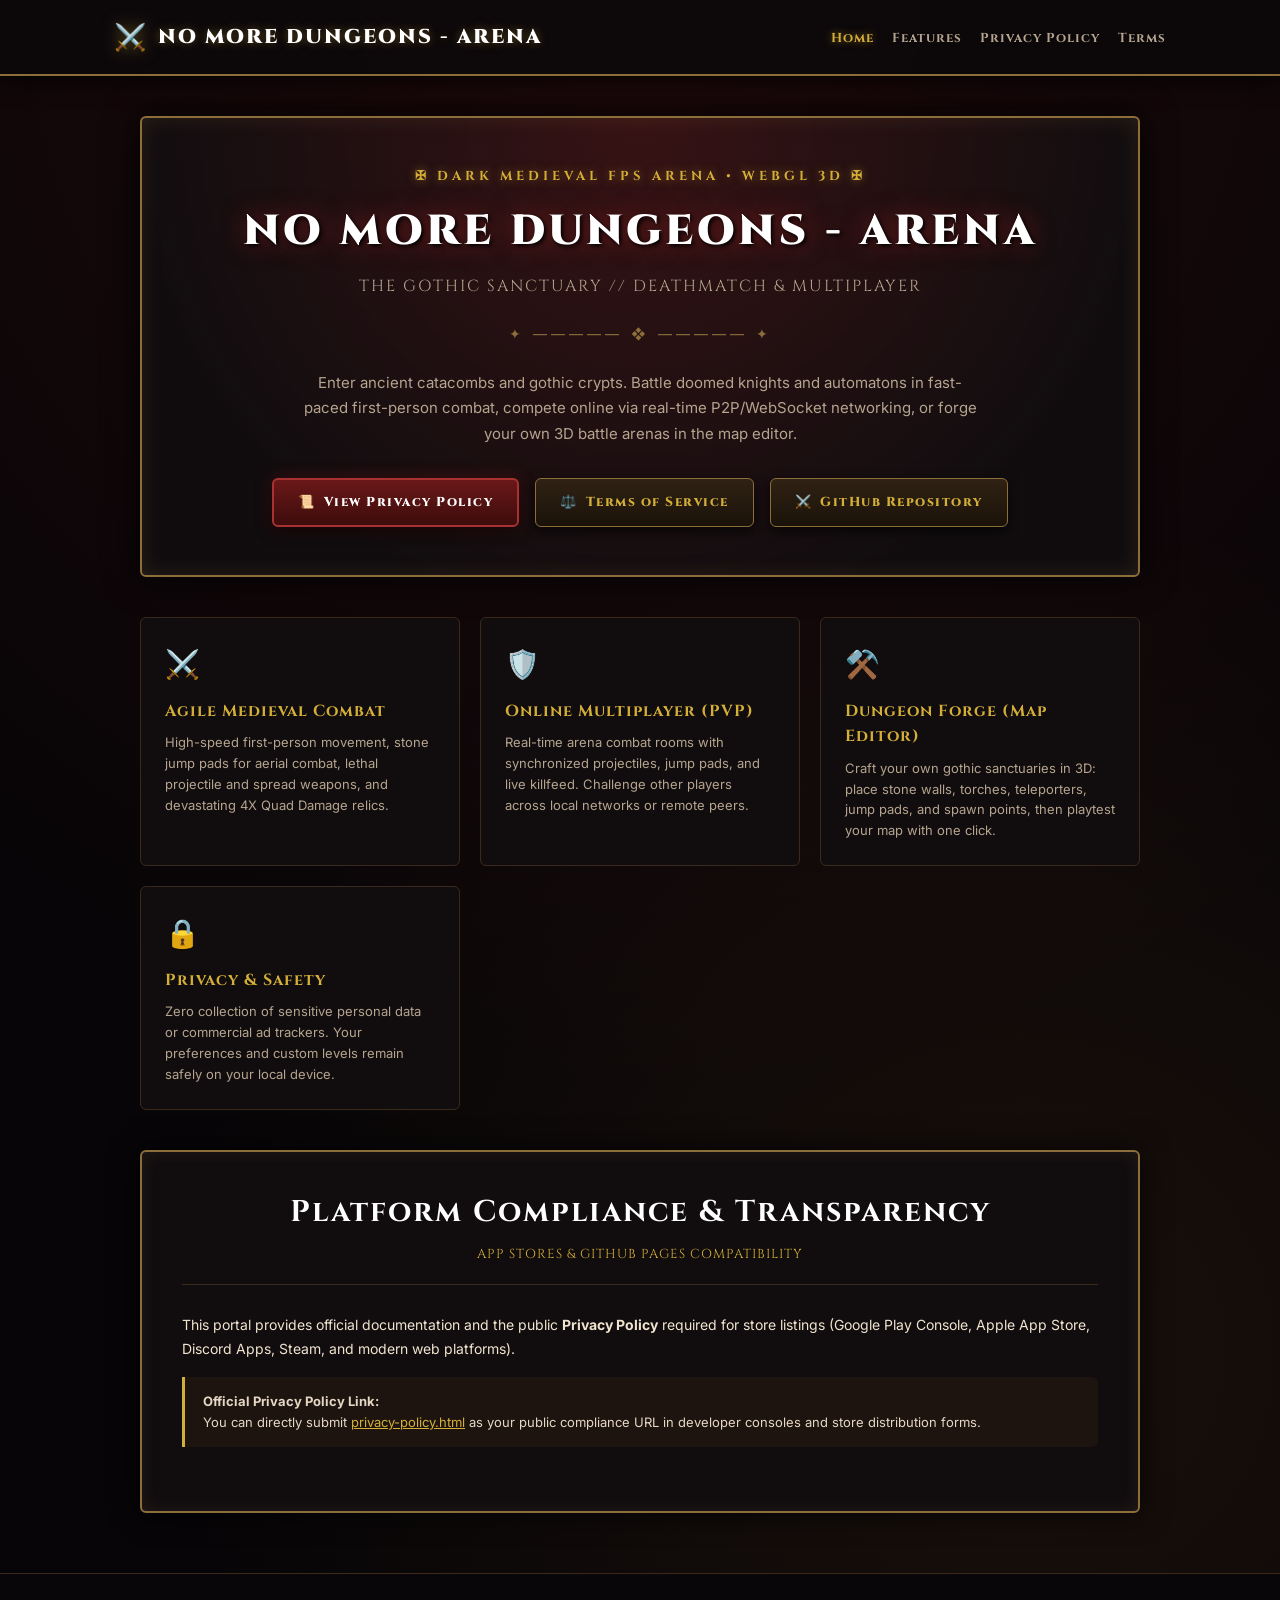
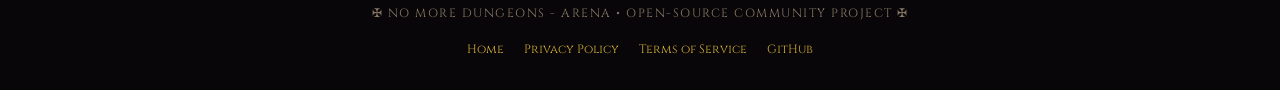
<file: index.html>
<!DOCTYPE html>
<html lang="en">
<head>
  <meta charset="UTF-8">
  <meta name="viewport" content="width=device-width, initial-scale=1.0">
  <meta name="description" content="No More Dungeons - Arena — Fast-paced dark medieval first-person shooter, online multiplayer, and 3D dungeon editor.">
  <title>No More Dungeons - Arena — Official Portal & Documentation</title>
  <link rel="stylesheet" href="./styles.css">
  <style>
    /* Fallback in case /docs/styles.css is accessed from root */
    @import url('https://fonts.googleapis.com/css2?family=Cinzel:wght@600;700;800;900&family=MedievalSharp&family=Inter:wght@400;500;600;700&display=swap');
  </style>
</head>
<body>

  <!-- Site Header -->
  <header class="site-header">
    <div class="header-container">
      <a href="./index.html" class="brand">
        <span class="brand-icon">⚔️</span>
        <span class="brand-title">NO MORE DUNGEONS - ARENA</span>
      </a>
      <nav>
        <ul class="nav-links">
          <li><a href="./index.html" class="active">Home</a></li>
          <li><a href="#features">Features</a></li>
          <li><a href="./privacy-policy.html">Privacy Policy</a></li>
          <li><a href="./docs/terms.html">Terms</a></li>
        </ul>
      </nav>
    </div>
  </header>

  <!-- Main Content -->
  <main class="main-wrapper">

    <!-- Hero Card -->
    <section class="hero-card">
      <div class="hero-tag">✠ DARK MEDIEVAL FPS ARENA • WEBGL 3D ✠</div>
      <h1 class="hero-title">NO MORE DUNGEONS - ARENA</h1>
      <div class="hero-subtitle">THE GOTHIC SANCTUARY // DEATHMATCH & MULTIPLAYER</div>
      <div class="hero-divider">✦ ————— ❖ ————— ✦</div>
      <p class="hero-desc">
        Enter ancient catacombs and gothic crypts. Battle doomed knights and automatons in fast-paced first-person combat, compete online via real-time P2P/WebSocket networking, or forge your own 3D battle arenas in the map editor.
      </p>

      <div class="cta-buttons">
        <a href="./privacy-policy.html" class="btn btn-primary">
          <span>📜</span> View Privacy Policy
        </a>
        <a href="./docs/terms.html" class="btn btn-secondary">
          <span>⚖️</span> Terms of Service
        </a>
        <a href="https://github.com/MOtaMore/no-more-dungeons_arena" target="_blank" rel="noopener noreferrer" class="btn btn-secondary">
          <span>⚔️</span> GitHub Repository
        </a>
      </div>
    </section>

    <!-- Features Section -->
    <section id="features" class="features-grid">
      <div class="feature-card">
        <div class="feature-icon">⚔️</div>
        <h3 class="feature-title">Agile Medieval Combat</h3>
        <p class="feature-text">
          High-speed first-person movement, stone jump pads for aerial combat, lethal projectile and spread weapons, and devastating 4X Quad Damage relics.
        </p>
      </div>

      <div class="feature-card">
        <div class="feature-icon">🛡️</div>
        <h3 class="feature-title">Online Multiplayer (PVP)</h3>
        <p class="feature-text">
          Real-time arena combat rooms with synchronized projectiles, jump pads, and live killfeed. Challenge other players across local networks or remote peers.
        </p>
      </div>

      <div class="feature-card">
        <div class="feature-icon">⚒️</div>
        <h3 class="feature-title">Dungeon Forge (Map Editor)</h3>
        <p class="feature-text">
          Craft your own gothic sanctuaries in 3D: place stone walls, torches, teleporters, jump pads, and spawn points, then playtest your map with one click.
        </p>
      </div>

      <div class="feature-card">
        <div class="feature-icon">🔒</div>
        <h3 class="feature-title">Privacy & Safety</h3>
        <p class="feature-text">
          Zero collection of sensitive personal data or commercial ad trackers. Your preferences and custom levels remain safely on your local device.
        </p>
      </div>
    </section>

    <!-- Privacy Compliance Notice -->
    <section class="doc-box">
      <div class="doc-header">
        <h1>Platform Compliance & Transparency</h1>
        <div class="doc-meta">APP STORES & GITHUB PAGES COMPATIBILITY</div>
      </div>
      <div class="doc-section">
        <p>
          This portal provides official documentation and the public <b>Privacy Policy</b> required for store listings (Google Play Console, Apple App Store, Discord Apps, Steam, and modern web platforms).
        </p>
        <div class="highlight-box">
          <b>Official Privacy Policy Link:</b><br>
          You can directly submit <a href="./privacy-policy.html" style="color: #d4af37; text-decoration: underline;">privacy-policy.html</a> as your public compliance URL in developer consoles and store distribution forms.
        </div>
      </div>
    </section>

  </main>

  <!-- Site Footer -->
  <footer class="site-footer">
    <div class="footer-content">
      <div class="footer-text">
        ✠ NO MORE DUNGEONS - ARENA • OPEN-SOURCE COMMUNITY PROJECT ✠
      </div>
      <ul class="footer-nav">
        <li><a href="./index.html">Home</a></li>
        <li><a href="./privacy-policy.html">Privacy Policy</a></li>
        <li><a href="./docs/terms.html">Terms of Service</a></li>
        <li><a href="https://github.com/MOtaMore/no-more-dungeons_arena">GitHub</a></li>
      </ul>
    </div>
  </footer>

</body>
</html>
</file>
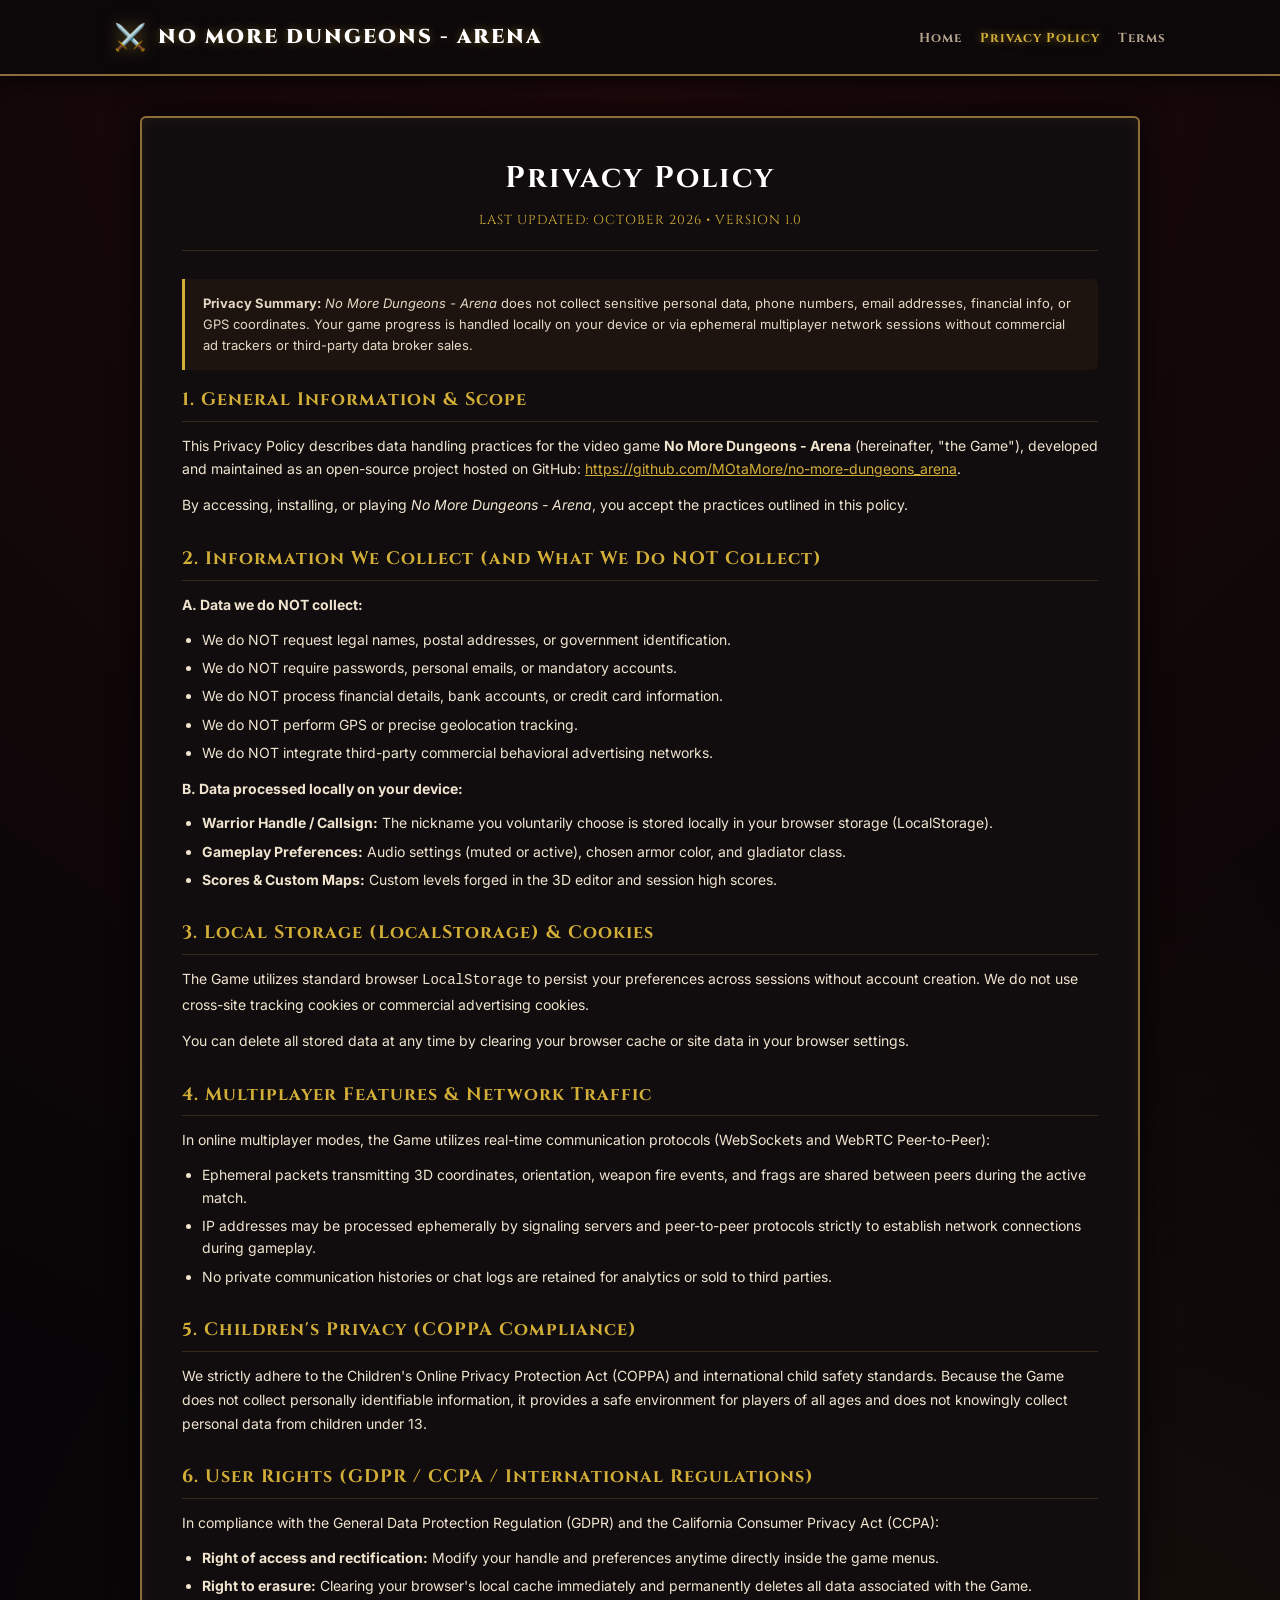
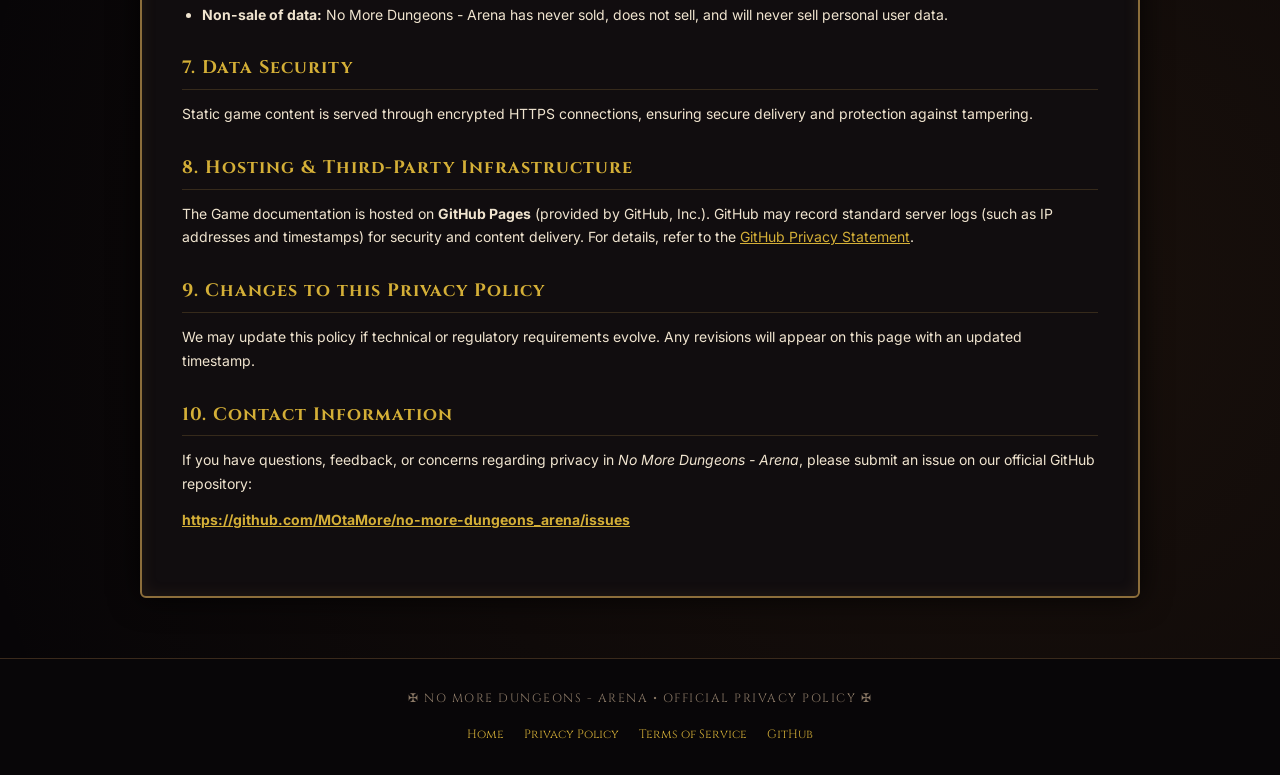
<file: privacy-policy.html>
<!DOCTYPE html>
<html lang="en">
<head>
  <meta charset="UTF-8">
  <meta name="viewport" content="width=device-width, initial-scale=1.0">
  <meta name="description" content="Official Privacy Policy for No More Dungeons - Arena.">
  <title>Privacy Policy — No More Dungeons - Arena</title>
  <link rel="stylesheet" href="./styles.css">
</head>
<body>

  <!-- Site Header -->
  <header class="site-header">
    <div class="header-container">
      <a href="./index.html" class="brand">
        <span class="brand-icon">⚔️</span>
        <span class="brand-title">NO MORE DUNGEONS - ARENA</span>
      </a>
      <nav>
        <ul class="nav-links">
          <li><a href="./index.html">Home</a></li>
          <li><a href="./privacy-policy.html" class="active">Privacy Policy</a></li>
          <li><a href="./terms.html">Terms</a></li>
        </ul>
      </nav>
    </div>
  </header>

  <!-- Main Content -->
  <main class="main-wrapper">
    <article class="doc-box">
      
      <div class="doc-header">
        <h1>Privacy Policy</h1>
        <div class="doc-meta">LAST UPDATED: OCTOBER 2026 • VERSION 1.0</div>
      </div>

      <div class="highlight-box">
        <b>Privacy Summary:</b> <i>No More Dungeons - Arena</i> does not collect sensitive personal data, phone numbers, email addresses, financial info, or GPS coordinates. Your game progress is handled locally on your device or via ephemeral multiplayer network sessions without commercial ad trackers or third-party data broker sales.
      </div>

      <section class="doc-section">
        <h2>1. General Information & Scope</h2>
        <p>
          This Privacy Policy describes data handling practices for the video game <b>No More Dungeons - Arena</b> (hereinafter, "the Game"), developed and maintained as an open-source project hosted on GitHub: <a href="https://github.com/MOtaMore/no-more-dungeons_arena" target="_blank" rel="noopener noreferrer" style="color: #d4af37;">https://github.com/MOtaMore/no-more-dungeons_arena</a>.
        </p>
        <p>
          By accessing, installing, or playing <i>No More Dungeons - Arena</i>, you accept the practices outlined in this policy.
        </p>
      </section>

      <section class="doc-section">
        <h2>2. Information We Collect (and What We Do NOT Collect)</h2>
        <p>
          <b>A. Data we do NOT collect:</b>
        </p>
        <ul>
          <li>We do NOT request legal names, postal addresses, or government identification.</li>
          <li>We do NOT require passwords, personal emails, or mandatory accounts.</li>
          <li>We do NOT process financial details, bank accounts, or credit card information.</li>
          <li>We do NOT perform GPS or precise geolocation tracking.</li>
          <li>We do NOT integrate third-party commercial behavioral advertising networks.</li>
        </ul>
        <p>
          <b>B. Data processed locally on your device:</b>
        </p>
        <ul>
          <li><b>Warrior Handle / Callsign:</b> The nickname you voluntarily choose is stored locally in your browser storage (LocalStorage).</li>
          <li><b>Gameplay Preferences:</b> Audio settings (muted or active), chosen armor color, and gladiator class.</li>
          <li><b>Scores & Custom Maps:</b> Custom levels forged in the 3D editor and session high scores.</li>
        </ul>
      </section>

      <section class="doc-section">
        <h2>3. Local Storage (LocalStorage) & Cookies</h2>
        <p>
          The Game utilizes standard browser <code>LocalStorage</code> to persist your preferences across sessions without account creation. We do not use cross-site tracking cookies or commercial advertising cookies.
        </p>
        <p>
          You can delete all stored data at any time by clearing your browser cache or site data in your browser settings.
        </p>
      </section>

      <section class="doc-section">
        <h2>4. Multiplayer Features & Network Traffic</h2>
        <p>
          In online multiplayer modes, the Game utilizes real-time communication protocols (WebSockets and WebRTC Peer-to-Peer):
        </p>
        <ul>
          <li>Ephemeral packets transmitting 3D coordinates, orientation, weapon fire events, and frags are shared between peers during the active match.</li>
          <li>IP addresses may be processed ephemerally by signaling servers and peer-to-peer protocols strictly to establish network connections during gameplay.</li>
          <li>No private communication histories or chat logs are retained for analytics or sold to third parties.</li>
        </ul>
      </section>

      <section class="doc-section">
        <h2>5. Children's Privacy (COPPA Compliance)</h2>
        <p>
          We strictly adhere to the Children's Online Privacy Protection Act (COPPA) and international child safety standards. Because the Game does not collect personally identifiable information, it provides a safe environment for players of all ages and does not knowingly collect personal data from children under 13.
        </p>
      </section>

      <section class="doc-section">
        <h2>6. User Rights (GDPR / CCPA / International Regulations)</h2>
        <p>
          In compliance with the General Data Protection Regulation (GDPR) and the California Consumer Privacy Act (CCPA):
        </p>
        <ul>
          <li><b>Right of access and rectification:</b> Modify your handle and preferences anytime directly inside the game menus.</li>
          <li><b>Right to erasure:</b> Clearing your browser's local cache immediately and permanently deletes all data associated with the Game.</li>
          <li><b>Non-sale of data:</b> No More Dungeons - Arena has never sold, does not sell, and will never sell personal user data.</li>
        </ul>
      </section>

      <section class="doc-section">
        <h2>7. Data Security</h2>
        <p>
          Static game content is served through encrypted HTTPS connections, ensuring secure delivery and protection against tampering.
        </p>
      </section>

      <section class="doc-section">
        <h2>8. Hosting & Third-Party Infrastructure</h2>
        <p>
          The Game documentation is hosted on <b>GitHub Pages</b> (provided by GitHub, Inc.). GitHub may record standard server logs (such as IP addresses and timestamps) for security and content delivery. For details, refer to the <a href="https://docs.github.com/en/site-policy/privacy-policies/github-privacy-statement" target="_blank" rel="noopener noreferrer" style="color: #d4af37;">GitHub Privacy Statement</a>.
        </p>
      </section>

      <section class="doc-section">
        <h2>9. Changes to this Privacy Policy</h2>
        <p>
          We may update this policy if technical or regulatory requirements evolve. Any revisions will appear on this page with an updated timestamp.
        </p>
      </section>

      <section class="doc-section">
        <h2>10. Contact Information</h2>
        <p>
          If you have questions, feedback, or concerns regarding privacy in <i>No More Dungeons - Arena</i>, please submit an issue on our official GitHub repository:
        </p>
        <p>
          <a href="https://github.com/MOtaMore/no-more-dungeons_arena/issues" target="_blank" rel="noopener noreferrer" style="color: #d4af37; font-weight: bold;">
            https://github.com/MOtaMore/no-more-dungeons_arena/issues
          </a>
        </p>
      </section>

    </article>
  </main>

  <!-- Site Footer -->
  <footer class="site-footer">
    <div class="footer-content">
      <div class="footer-text">
        ✠ NO MORE DUNGEONS - ARENA • OFFICIAL PRIVACY POLICY ✠
      </div>
      <ul class="footer-nav">
        <li><a href="./index.html">Home</a></li>
        <li><a href="./privacy-policy.html">Privacy Policy</a></li>
        <li><a href="./docs/terms.html">Terms of Service</a></li>
        <li><a href="https://github.com/MOtaMore/no-more-dungeons_arena">GitHub</a></li>
      </ul>
    </div>
  </footer>

</body>
</html>
</file>
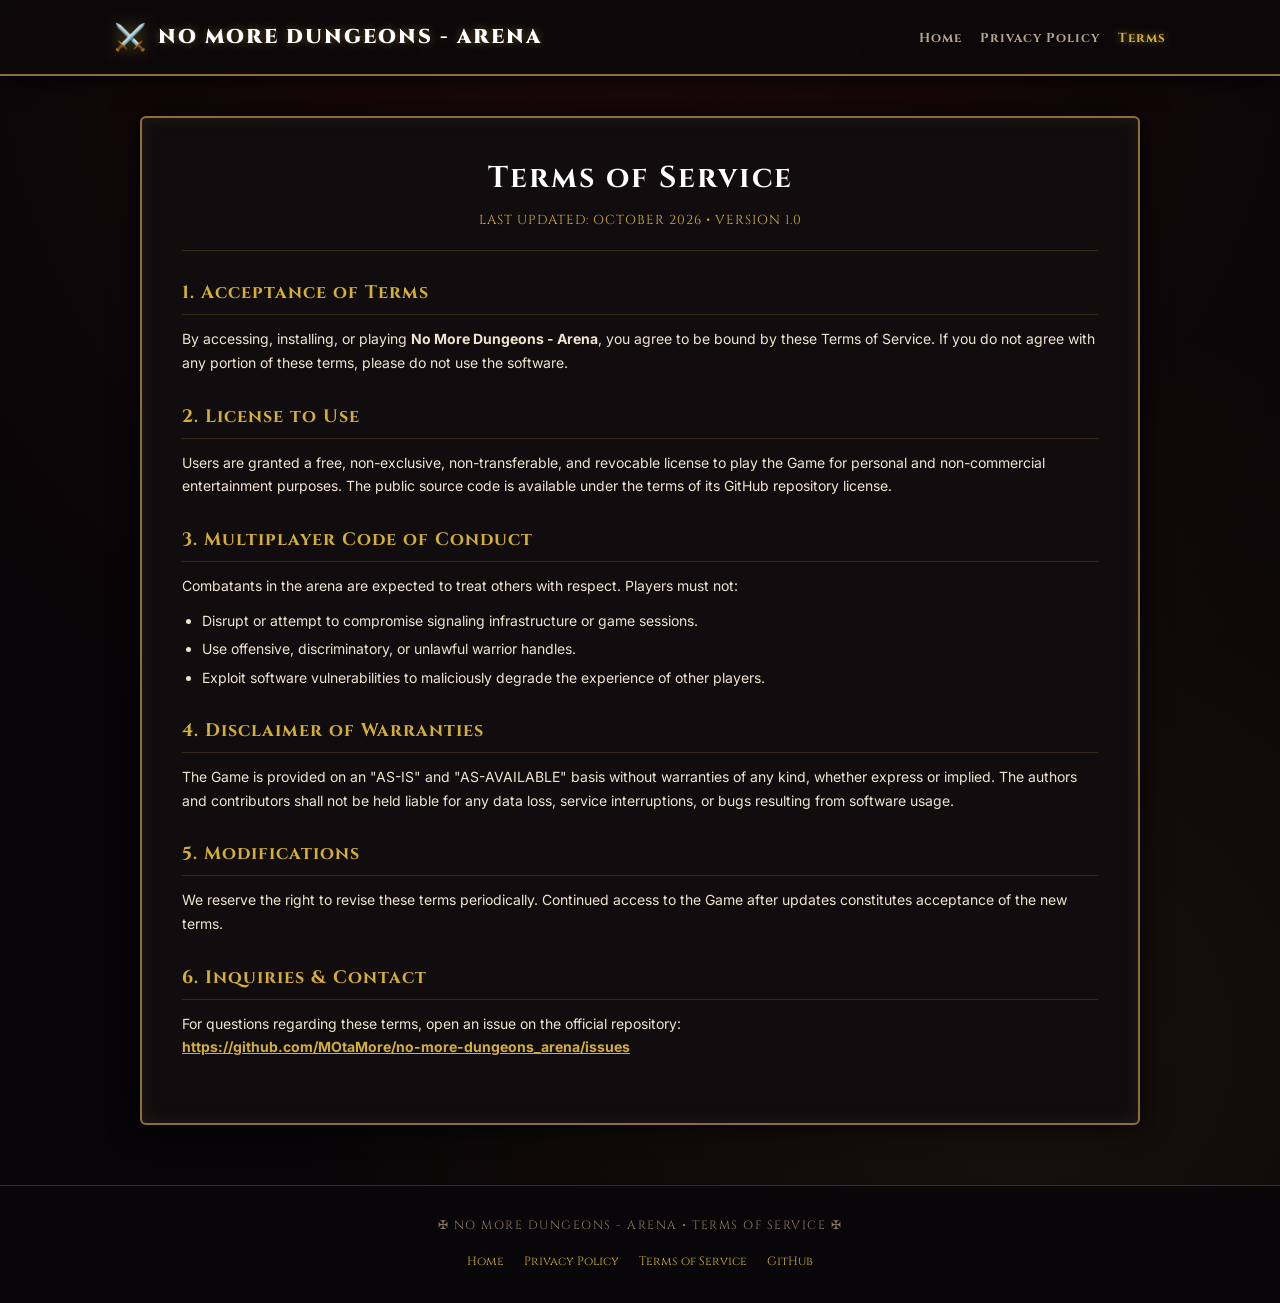
<file: terms.html>
<!DOCTYPE html>
<html lang="en">
<head>
  <meta charset="UTF-8">
  <meta name="viewport" content="width=device-width, initial-scale=1.0">
  <meta name="description" content="Official Terms of Service for No More Dungeons - Arena.">
  <title>Terms of Service — No More Dungeons - Arena</title>
  <link rel="stylesheet" href="./styles.css">
</head>
<body>

  <!-- Site Header -->
  <header class="site-header">
    <div class="header-container">
      <a href="./index.html" class="brand">
        <span class="brand-icon">⚔️</span>
        <span class="brand-title">NO MORE DUNGEONS - ARENA</span>
      </a>
      <nav>
        <ul class="nav-links">
          <li><a href="./index.html">Home</a></li>
          <li><a href="./privacy-policy.html">Privacy Policy</a></li>
          <li><a href="./terms.html" class="active">Terms</a></li>
        </ul>
      </nav>
    </div>
  </header>

  <!-- Main Content -->
  <main class="main-wrapper">
    <article class="doc-box">
      
      <div class="doc-header">
        <h1>Terms of Service</h1>
        <div class="doc-meta">LAST UPDATED: OCTOBER 2026 • VERSION 1.0</div>
      </div>

      <section class="doc-section">
        <h2>1. Acceptance of Terms</h2>
        <p>
          By accessing, installing, or playing <b>No More Dungeons - Arena</b>, you agree to be bound by these Terms of Service. If you do not agree with any portion of these terms, please do not use the software.
        </p>
      </section>

      <section class="doc-section">
        <h2>2. License to Use</h2>
        <p>
          Users are granted a free, non-exclusive, non-transferable, and revocable license to play the Game for personal and non-commercial entertainment purposes. The public source code is available under the terms of its GitHub repository license.
        </p>
      </section>

      <section class="doc-section">
        <h2>3. Multiplayer Code of Conduct</h2>
        <p>
          Combatants in the arena are expected to treat others with respect. Players must not:
        </p>
        <ul>
          <li>Disrupt or attempt to compromise signaling infrastructure or game sessions.</li>
          <li>Use offensive, discriminatory, or unlawful warrior handles.</li>
          <li>Exploit software vulnerabilities to maliciously degrade the experience of other players.</li>
        </ul>
      </section>

      <section class="doc-section">
        <h2>4. Disclaimer of Warranties</h2>
        <p>
          The Game is provided on an "AS-IS" and "AS-AVAILABLE" basis without warranties of any kind, whether express or implied. The authors and contributors shall not be held liable for any data loss, service interruptions, or bugs resulting from software usage.
        </p>
      </section>

      <section class="doc-section">
        <h2>5. Modifications</h2>
        <p>
          We reserve the right to revise these terms periodically. Continued access to the Game after updates constitutes acceptance of the new terms.
        </p>
      </section>

      <section class="doc-section">
        <h2>6. Inquiries & Contact</h2>
        <p>
          For questions regarding these terms, open an issue on the official repository:
          <br>
          <a href="https://github.com/MOtaMore/no-more-dungeons_arena/issues" target="_blank" rel="noopener noreferrer" style="color: #d4af37; font-weight: bold;">
            https://github.com/MOtaMore/no-more-dungeons_arena/issues
          </a>
        </p>
      </section>

    </article>
  </main>

  <!-- Site Footer -->
  <footer class="site-footer">
    <div class="footer-content">
      <div class="footer-text">
        ✠ NO MORE DUNGEONS - ARENA • TERMS OF SERVICE ✠
      </div>
      <ul class="footer-nav">
        <li><a href="./index.html">Home</a></li>
        <li><a href="./privacy-policy.html">Privacy Policy</a></li>
        <li><a href="./terms.html">Terms of Service</a></li>
        <li><a href="https://github.com/MOtaMore/no-more-dungeons_arena">GitHub</a></li>
      </ul>
    </div>
  </footer>

</body>
</html>
</file>
<file: styles.css>
@import url('https://fonts.googleapis.com/css2?family=Cinzel:wght@600;700;800;900&family=MedievalSharp&family=Inter:wght@400;500;600;700&display=swap');

:root {
  --bg-abyss: #070507;
  --bg-card: #110d0f;
  --bg-card-alt: #161113;
  --border-gold: #8c6e3b;
  --border-gold-glow: rgba(140, 110, 59, 0.35);
  --border-subtle: #3a2a1c;
  --text-parchment: #f0e4cf;
  --text-muted: #b5a48e;
  --accent-gold: #d4af37;
  --accent-crimson: #a82424;
  --accent-crimson-glow: rgba(168, 36, 36, 0.4);
  --radius: 6px;
}

* {
  box-sizing: border-box;
  margin: 0;
  padding: 0;
}

body {
  background-color: var(--bg-abyss);
  background-image: 
    radial-gradient(circle at 50% 0%, rgba(138, 28, 28, 0.18) 0%, transparent 60%),
    radial-gradient(circle at 80% 80%, rgba(184, 115, 51, 0.1) 0%, transparent 50%);
  color: var(--text-parchment);
  font-family: 'Inter', -apple-system, BlinkMacSystemFont, 'Segoe UI', Roboto, sans-serif;
  line-height: 1.6;
  min-height: 100vh;
  display: flex;
  flex-direction: column;
}

/* Custom scrollbar */
::-webkit-scrollbar {
  width: 8px;
}
::-webkit-scrollbar-track {
  background: var(--bg-abyss);
}
::-webkit-scrollbar-thumb {
  background: #4a3622;
  border-radius: 4px;
}
::-webkit-scrollbar-thumb:hover {
  background: #7a5a35;
}

/* Header & Navbar */
.site-header {
  border-bottom: 2px solid var(--border-gold);
  background: rgba(13, 9, 11, 0.92);
  backdrop-filter: blur(8px);
  position: sticky;
  top: 0;
  z-index: 100;
  box-shadow: 0 4px 20px rgba(0, 0, 0, 0.8);
}

.header-container {
  max-width: 1100px;
  margin: 0 auto;
  padding: 16px 24px;
  display: flex;
  justify-content: space-between;
  align-items: center;
  flex-wrap: wrap;
  gap: 16px;
}

.brand {
  display: flex;
  align-items: center;
  gap: 12px;
  text-decoration: none;
  color: var(--text-parchment);
}

.brand-icon {
  font-size: 26px;
  filter: drop-shadow(0 0 8px rgba(212, 175, 55, 0.5));
}

.brand-title {
  font-family: 'Cinzel', serif;
  font-size: 20px;
  font-weight: 900;
  letter-spacing: 2px;
  color: #fff;
  text-shadow: 0 0 10px rgba(212, 175, 55, 0.4);
}

.nav-links {
  display: flex;
  gap: 18px;
  align-items: center;
  list-style: none;
}

.nav-links a {
  font-family: 'Cinzel', serif;
  color: var(--text-muted);
  text-decoration: none;
  font-size: 13px;
  font-weight: 700;
  letter-spacing: 1px;
  transition: color 0.2s, text-shadow 0.2s;
}

.nav-links a:hover,
.nav-links a.active {
  color: var(--accent-gold);
  text-shadow: 0 0 8px rgba(212, 175, 55, 0.6);
}

/* Main Container */
.main-wrapper {
  flex: 1;
  max-width: 1000px;
  width: 92%;
  margin: 40px auto 60px auto;
}

/* Hero Section */
.hero-card {
  background: var(--bg-card);
  background-image: 
    radial-gradient(circle at 50% 0%, rgba(168, 36, 36, 0.25) 0%, rgba(17, 13, 15, 0.98) 75%);
  border: 2px solid var(--border-gold);
  border-radius: var(--radius);
  padding: 48px 36px;
  text-align: center;
  box-shadow: 0 0 35px rgba(0, 0, 0, 0.9), inset 0 0 20px rgba(140, 110, 59, 0.2);
  margin-bottom: 40px;
  position: relative;
  overflow: hidden;
}

.hero-tag {
  color: var(--accent-gold);
  font-family: 'Cinzel', serif;
  font-size: 13px;
  font-weight: 700;
  letter-spacing: 4px;
  margin-bottom: 12px;
  text-shadow: 0 0 10px rgba(212, 175, 55, 0.5);
}

.hero-title {
  font-family: 'Cinzel', serif;
  font-size: 42px;
  font-weight: 900;
  letter-spacing: 4px;
  color: #fff;
  margin-bottom: 8px;
  text-shadow: 2px 2px 4px #000, 0 0 25px rgba(168, 36, 36, 0.6);
}

.hero-subtitle {
  font-family: 'Cinzel', serif;
  font-size: 16px;
  color: var(--text-muted);
  letter-spacing: 2px;
  margin-bottom: 24px;
}

.hero-divider {
  color: var(--border-gold);
  font-size: 14px;
  letter-spacing: 4px;
  margin-bottom: 24px;
}

.hero-desc {
  max-width: 680px;
  margin: 0 auto 32px auto;
  font-size: 15px;
  color: var(--text-muted);
  line-height: 1.7;
}

.cta-buttons {
  display: flex;
  justify-content: center;
  gap: 16px;
  flex-wrap: wrap;
}

.btn {
  font-family: 'Cinzel', serif;
  font-size: 13px;
  font-weight: 800;
  letter-spacing: 1.5px;
  padding: 12px 24px;
  border-radius: var(--radius);
  text-decoration: none;
  cursor: pointer;
  transition: all 0.2s;
  display: inline-flex;
  align-items: center;
  gap: 8px;
}

.btn-primary {
  background: linear-gradient(180deg, #6b1818 0%, #3d0c0c 100%);
  color: #fff;
  border: 2px solid #a83232;
  box-shadow: 0 4px 15px rgba(0, 0, 0, 0.8), 0 0 16px var(--accent-crimson-glow);
}

.btn-primary:hover {
  transform: translateY(-2px);
  box-shadow: 0 6px 20px rgba(0, 0, 0, 0.9), 0 0 24px rgba(168, 36, 36, 0.6);
}

.btn-secondary {
  background: linear-gradient(180deg, #302214 0%, #1a1209 100%);
  color: var(--accent-gold);
  border: 1px solid var(--border-gold);
  box-shadow: 0 4px 12px rgba(0, 0, 0, 0.7);
}

.btn-secondary:hover {
  transform: translateY(-2px);
  border-color: var(--accent-gold);
  box-shadow: 0 6px 16px rgba(0, 0, 0, 0.8), 0 0 14px var(--border-gold-glow);
}

/* Feature Grid */
.features-grid {
  display: grid;
  grid-template-columns: repeat(auto-fit, minmax(280px, 1fr));
  gap: 20px;
  margin-bottom: 40px;
}

.feature-card {
  background: var(--bg-card);
  border: 1px solid var(--border-subtle);
  border-radius: var(--radius);
  padding: 24px;
  transition: border-color 0.2s, transform 0.2s;
}

.feature-card:hover {
  border-color: var(--border-gold);
  transform: translateY(-2px);
}

.feature-icon {
  font-size: 28px;
  margin-bottom: 12px;
}

.feature-title {
  font-family: 'Cinzel', serif;
  font-size: 16px;
  color: var(--accent-gold);
  margin-bottom: 8px;
  letter-spacing: 1px;
}

.feature-text {
  font-size: 13px;
  color: var(--text-muted);
  line-height: 1.6;
}

/* Document & Policy Box */
.doc-box {
  background: var(--bg-card);
  border: 2px solid var(--border-gold);
  border-radius: var(--radius);
  padding: 36px 40px;
  box-shadow: 0 0 30px rgba(0,0,0,0.8), inset 0 0 15px rgba(140, 110, 59, 0.15);
}

.doc-header {
  border-bottom: 1px solid var(--border-subtle);
  padding-bottom: 20px;
  margin-bottom: 28px;
  text-align: center;
}

.doc-header h1 {
  font-family: 'Cinzel', serif;
  font-size: 30px;
  color: #fff;
  letter-spacing: 2px;
  margin-bottom: 8px;
}

.doc-meta {
  font-size: 13px;
  color: var(--accent-gold);
  font-family: 'Cinzel', serif;
  letter-spacing: 1px;
}

.doc-section {
  margin-bottom: 28px;
}

.doc-section h2 {
  font-family: 'Cinzel', serif;
  font-size: 18px;
  color: var(--accent-gold);
  letter-spacing: 1px;
  margin-bottom: 12px;
  border-bottom: 1px solid rgba(140, 110, 59, 0.3);
  padding-bottom: 6px;
}

.doc-section p {
  font-size: 14px;
  color: var(--text-parchment);
  line-height: 1.7;
  margin-bottom: 12px;
}

.doc-section ul {
  padding-left: 20px;
  margin-bottom: 12px;
}

.doc-section li {
  font-size: 14px;
  color: var(--text-parchment);
  line-height: 1.6;
  margin-bottom: 6px;
}

.highlight-box {
  background: rgba(35, 23, 18, 0.7);
  border-left: 3px solid var(--accent-gold);
  padding: 14px 18px;
  margin: 16px 0;
  border-radius: 0 var(--radius) var(--radius) 0;
  font-size: 13px;
  color: #e5d7c3;
}

/* Footer */
.site-footer {
  border-top: 1px solid var(--border-subtle);
  background: #080608;
  padding: 30px 24px;
  margin-top: auto;
  text-align: center;
}

.footer-content {
  max-width: 1000px;
  margin: 0 auto;
  display: flex;
  flex-direction: column;
  gap: 12px;
  align-items: center;
}

.footer-text {
  font-family: 'Cinzel', serif;
  font-size: 12px;
  color: #8c7a67;
  letter-spacing: 1.5px;
}

.footer-nav {
  display: flex;
  gap: 20px;
  list-style: none;
}

.footer-nav a {
  color: var(--accent-gold);
  text-decoration: none;
  font-size: 12px;
  font-family: 'Cinzel', serif;
}

.footer-nav a:hover {
  text-decoration: underline;
}

@media (max-width: 768px) {
  .hero-title {
    font-size: 28px;
  }
  .doc-box {
    padding: 24px 20px;
  }
  .header-container {
    flex-direction: column;
  }
}
</file>
